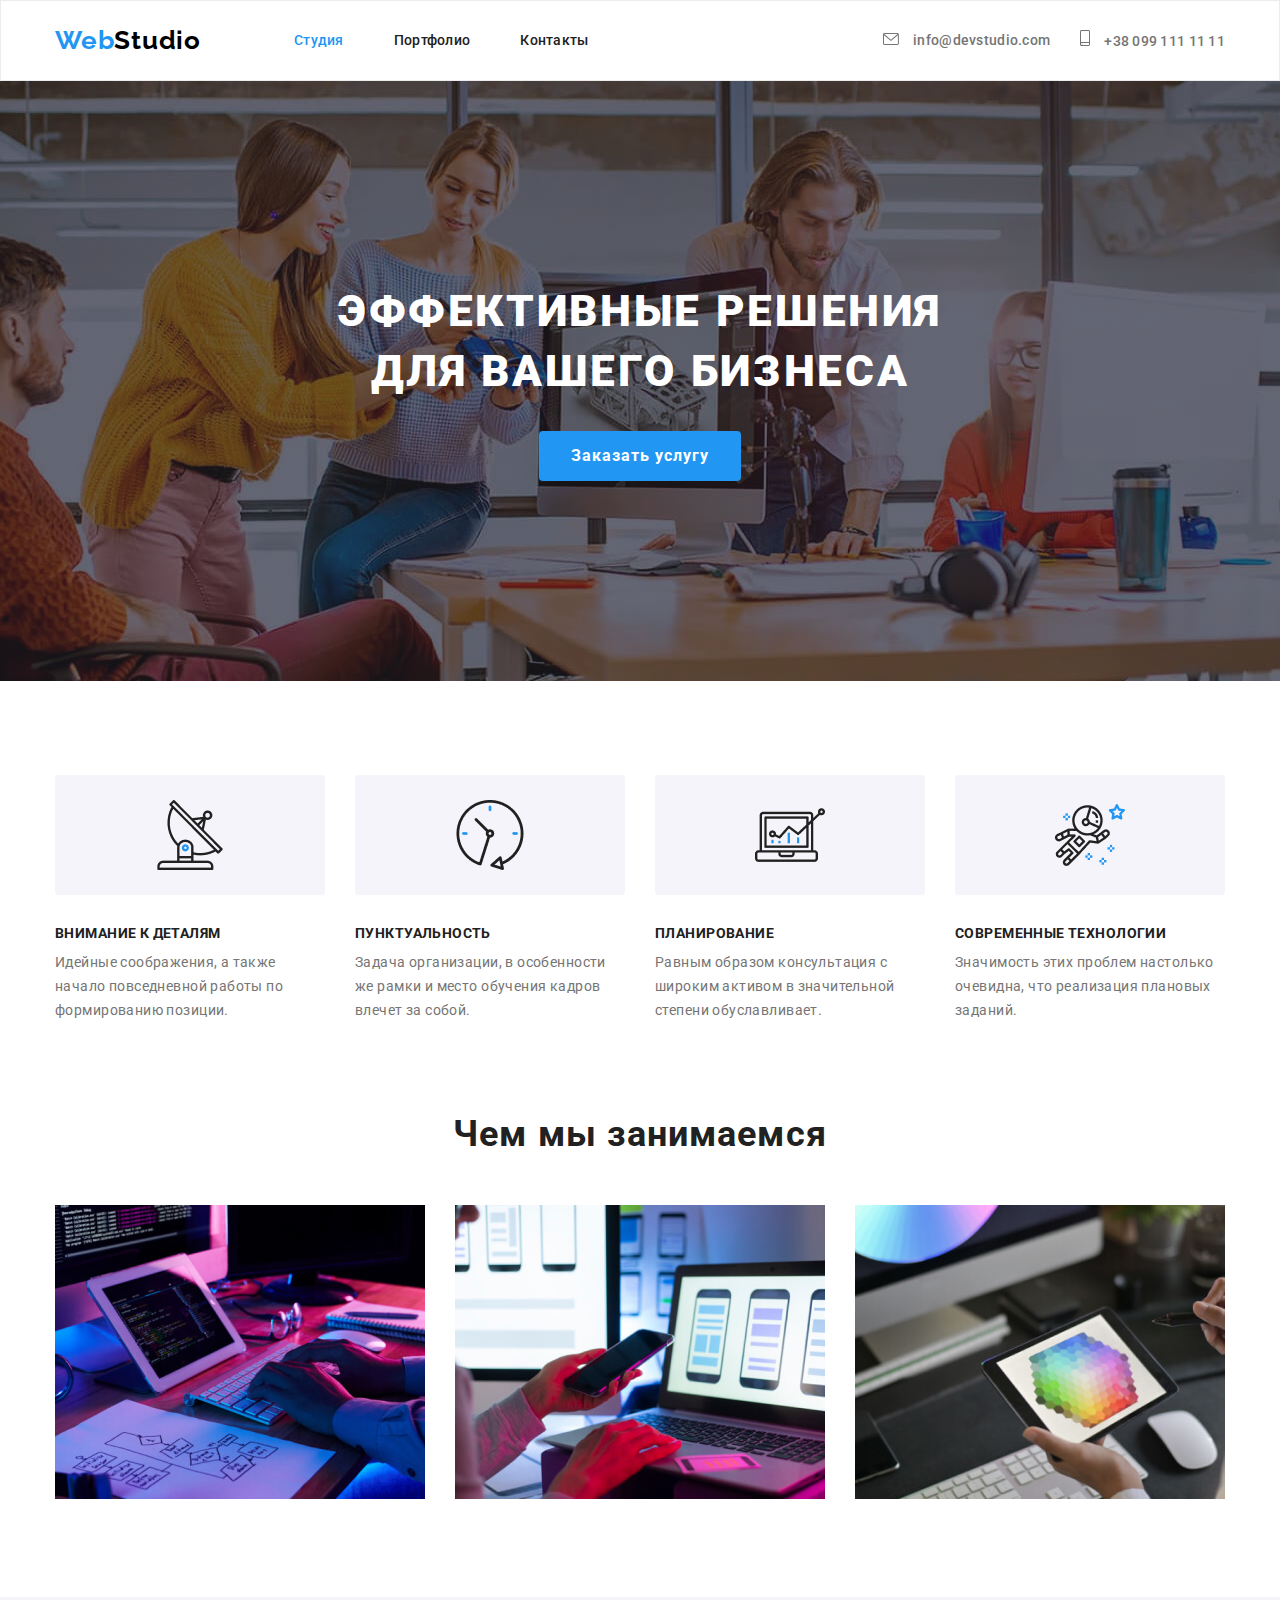
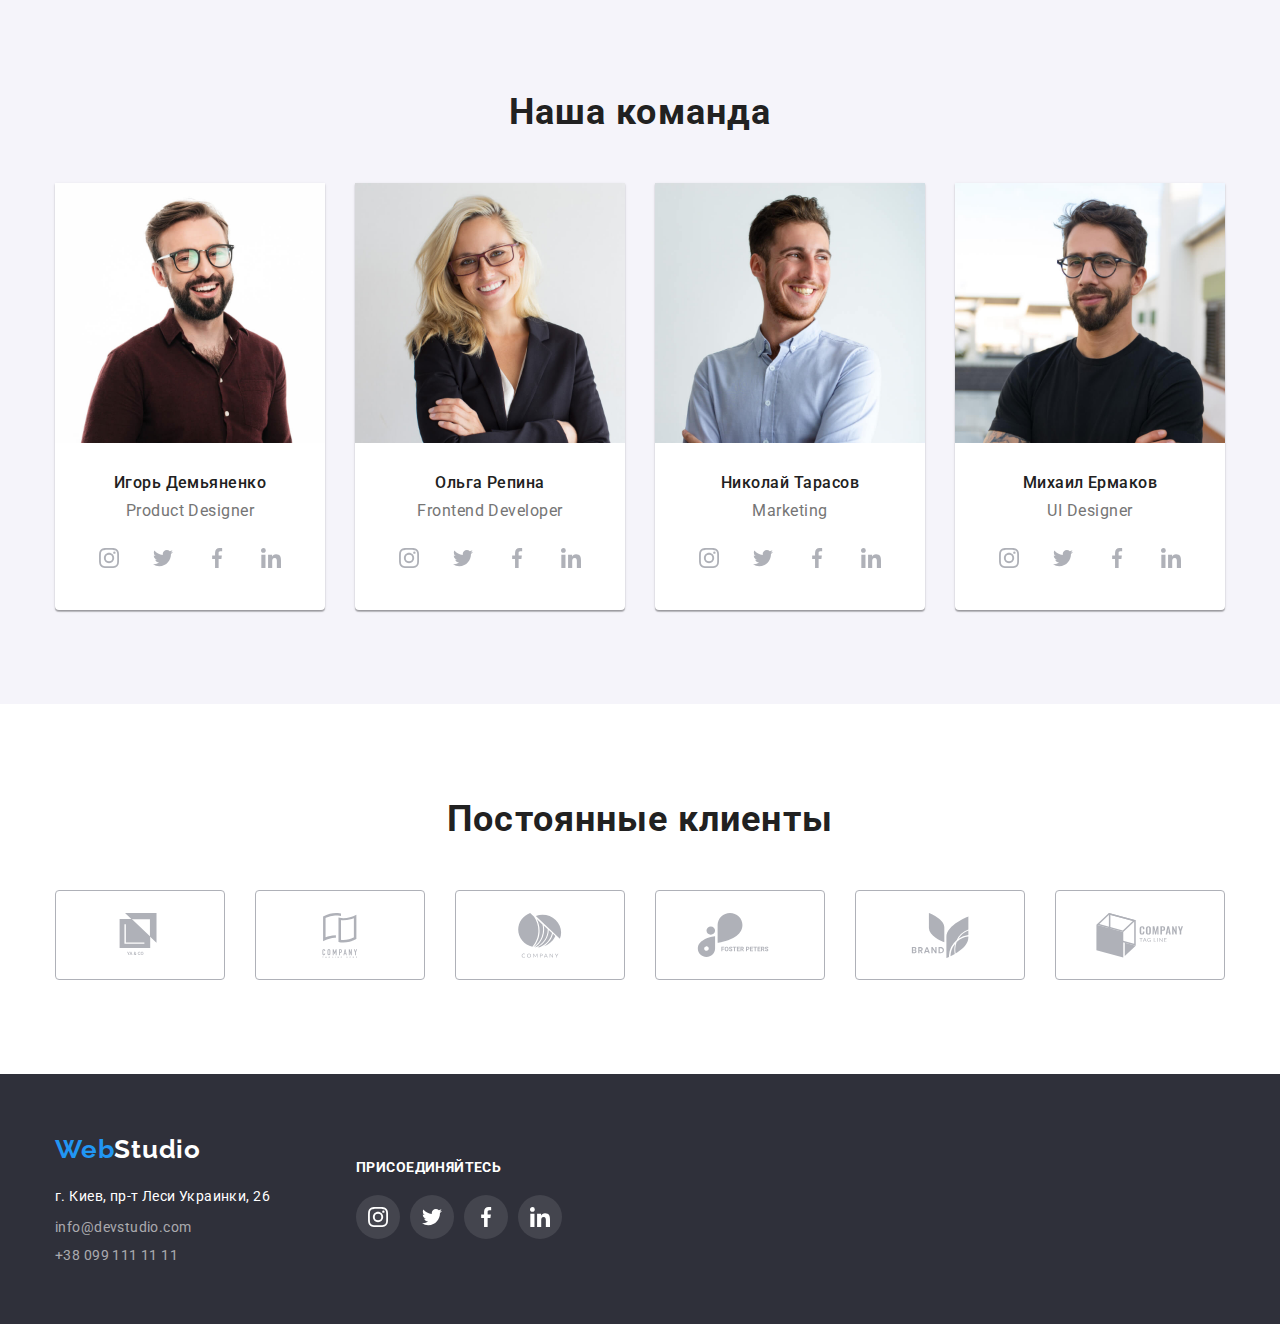
<file: index.html>
<!DOCTYPE html>
<html lang="ru">
  <head>
    <meta charset="UTF-8" />
    <meta name="viewport" content="width=device-width, initial-scale=1.0" />
    <title>Document</title>
    <link
      rel="stylesheet"
      href="https://cdnjs.cloudflare.com/ajax/libs/modern-normalize/1.0.0/modern-normalize.css"
    />
    <link
      href="https://fonts.googleapis.com/css2?family=Raleway:wght@700&family=Roboto:wght@400;500;700;900&display=swap"
      rel="stylesheet"
    />
    <link rel="stylesheet" href="./css/styles.css" />
  </head>
  <body>
    <header class="header">
      <div class="container">
        <nav class="navigation">
          <a class="logo link" href="./index.html" lang="en"
            ><span class="logo-blue">Web</span>Studio</a
          >
          <ul class="navigation-list list">
            <li class="navigation-list-item">
              <a class="active navigation-list-link link" href="./index.html"
                >Студия</a
              >
            </li>
            <li class="navigation-list-item">
              <a class="navigation-list-link link" href="./portfolio.html"
                >Портфолио</a
              >
            </li>
            <li class="navigation-list-item">
              <a class="navigation-list-link link" href="">Контакты</a>
            </li>
          </ul>
        </nav>
        <address class="address">
          <ul class="header-contacts-list list">
            <li class="mail">
              <svg class="icon" width="16" height="12">
                <use href="./images/sprite.svg#icon-envelope"></use>
              </svg>
              <a class="header-contacts link" href="mailto:info@devstudio.com"
                >info@devstudio.com</a
              >
            </li>
            <li class="phone">
              <svg class="icon" width="10" height="16">
                <use href="./images/sprite.svg#icon-smartphone"></use>
              </svg>
              <a class="header-contacts link" href="tel:+380991111111"
                >+38 099 111 11 11</a
              >
            </li>
          </ul>
        </address>
      </div>
    </header>

    <main>
      <!--HERO-->
      <section class="hero">
        <div class="container">
          <h1 class="hero-title">
            Эффективные решения <br />для вашего бизнеса
          </h1>
          <a class="button link" href="">Заказать услугу</a>
        </div>
      </section>

      <!--Features-->
      <section class="features">
        <div class="container">
          <h2 hidden>Особенности</h2>
          <ul class="features-list list">
            <li class="list-item-antenna">
              <h3 class="features-title">внимание к деталям</h3>
              <p class="features-title-text">
                Идейные соображения, а также начало повседневной работы по
                формированию позиции.
              </p>
            </li>
            <li class="list-item-clock">
              <h3 class="features-title">пунктуальность</h3>
              <p class="features-title-text">
                Задача организации, в особенности же рамки и место обучения
                кадров влечет за собой.
              </p>
            </li>
            <li class="list-item-diagram">
              <h3 class="features-title">планирование</h3>
              <p class="features-title-text">
                Равным образом консультация с широким активом в значительной
                степени обуславливает.
              </p>
            </li>
            <li class="list-item-astronaut">
              <h3 class="features-title">современные технологии</h3>
              <p class="features-title-text">
                Значимость этих проблем настолько очевидна, что реализация
                плановых заданий.
              </p>
            </li>
          </ul>
        </div>
      </section>

      <!--About-->
      <section class="about">
        <div class="container">
          <h2 class="title">Чем мы занимаемся</h2>
          <ul class="about-list list">
            <li class="about-list-item">
              <img
                class="about-title-img"
                src="./images/box_1.jpg"
                alt="Составление шаблонов проектов"
                width="370"
                height="294"
              />
            </li>
            <li class="about-list-item">
              <img
                class="about-title-img"
                src="./images/box_2.jpg"
                alt="Разработка мобильных приложений"
                width="370"
                height="294"
              />
            </li>
            <li class="about-list-item">
              <img
                class="about-title-img"
                src="./images/box_3.jpg"
                alt="Цветовая диаграмма"
                width="370"
                height="294"
              />
            </li>
          </ul>
        </div>
      </section>
      <!--Team-->
      <section class="team">
        <div class="container">
          <h2 class="title">Наша команда</h2>
          <ul class="team-list list">
            <li class="team-list-item">
              <img
                class="team-list-img"
                src="./images/photo_1.jpg"
                alt="Фото сотрудника дизайнера"
                width="270"
                height="260"
              />
              <h3 class="team-title">Игорь Демьяненко</h3>
              <p class="team-subtitle" lang="en">Product Designer</p>
              <ul class="social-list list">
                <li class="social-list-item">
                  <a class="social-list-link" href="">
                    <svg class="social-list-svg">
                      <use href="./images/sprite.svg#icon-instagram"></use>
                    </svg>
                  </a>
                </li>
                <li class="social-list-item">
                  <a class="social-list-link" href="">
                    <svg class="social-list-svg">
                      <use href="./images/sprite.svg#icon-twitter"></use>
                    </svg>
                  </a>
                </li>
                <li class="social-list-item">
                  <a class="social-list-link" href="">
                    <svg class="social-list-svg">
                      <use href="./images/sprite.svg#icon-facebook"></use>
                    </svg>
                  </a>
                </li>
                <li class="social-list-item">
                  <a class="social-list-link" href="">
                    <svg class="social-list-svg">
                      <use href="./images/sprite.svg#icon-linkedin"></use>
                    </svg>
                  </a>
                </li>
              </ul>
            </li>
            <li class="team-list-item">
              <img
                class="team-list-img"
                src="./images/photo_2.jpg"
                alt="Фото сотрудницы Фронтэнд разработчика"
                width="270"
                height="260"
              />
              <h3 class="team-title">Ольга Репина</h3>
              <p class="team-subtitle" lang="en">Frontend Developer</p>
              <ul class="social-list list">
                <li class="social-list-item">
                  <a class="social-list-link" href="">
                    <svg class="social-list-svg">
                      <use href="./images/sprite.svg#icon-instagram"></use>
                    </svg>
                  </a>
                </li>
                <li class="social-list-item">
                  <a class="social-list-link" href="">
                    <svg class="social-list-svg">
                      <use href="./images/sprite.svg#icon-twitter"></use>
                    </svg>
                  </a>
                </li>
                <li class="social-list-item">
                  <a class="social-list-link" href="">
                    <svg class="social-list-svg">
                      <use href="./images/sprite.svg#icon-facebook"></use>
                    </svg>
                  </a>
                </li>
                <li class="social-list-item">
                  <a class="social-list-link" href="">
                    <svg class="social-list-svg">
                      <use href="./images/sprite.svg#icon-linkedin"></use>
                    </svg>
                  </a>
                </li>
              </ul>
            </li>
            <li class="team-list-item">
              <img
                class="team-list-img"
                src="./images/photo_3.jpg"
                alt="Фото сотрудника маркетинга"
                width="270"
                height="260"
              />
              <h3 class="team-title">Николай Тарасов</h3>
              <p class="team-subtitle" lang="en">Marketing</p>
              <ul class="social-list list">
                <li class="social-list-item">
                  <a class="social-list-link" href="">
                    <svg class="social-list-svg">
                      <use href="./images/sprite.svg#icon-instagram"></use>
                    </svg>
                  </a>
                </li>
                <li class="social-list-item">
                  <a class="social-list-link" href="">
                    <svg class="social-list-svg">
                      <use href="./images/sprite.svg#icon-twitter"></use>
                    </svg>
                  </a>
                </li>
                <li class="social-list-item">
                  <a class="social-list-link" href="">
                    <svg class="social-list-svg">
                      <use href="./images/sprite.svg#icon-facebook"></use>
                    </svg>
                  </a>
                </li>
                <li class="social-list-item">
                  <a class="social-list-link" href="">
                    <svg class="social-list-svg">
                      <use href="./images/sprite.svg#icon-linkedin"></use>
                    </svg>
                  </a>
                </li>
              </ul>
            </li>
            <li class="team-list-item">
              <img
                class="team-list-img"
                src="./images/photo_4.jpg"
                alt="Фото сотрудника дизайнера интерфейса"
                width="270"
                height="260"
              />
              <h3 class="team-title">Михаил Ермаков</h3>
              <p class="team-subtitle" lang="en">UI Designer</p>
              <ul class="social-list list">
                <li class="social-list-item">
                  <a class="social-list-link" href="">
                    <svg class="social-list-svg">
                      <use href="./images/sprite.svg#icon-instagram"></use>
                    </svg>
                  </a>
                </li>
                <li class="social-list-item">
                  <a class="social-list-link" href="">
                    <svg class="social-list-svg">
                      <use href="./images/sprite.svg#icon-twitter"></use>
                    </svg>
                  </a>
                </li>
                <li class="social-list-item">
                  <a class="social-list-link" href="">
                    <svg class="social-list-svg">
                      <use href="./images/sprite.svg#icon-facebook"></use>
                    </svg>
                  </a>
                </li>
                <li class="social-list-item">
                  <a class="social-list-link" href="">
                    <svg class="social-list-svg">
                      <use href="./images/sprite.svg#icon-linkedin"></use>
                    </svg>
                  </a>
                </li>
              </ul>
            </li>
          </ul>
        </div>
      </section>
      <!--Clients-->
      <section class="clients">
        <div class="container">
          <h2 class="title">Постоянные клиенты</h2>
          <ul class="clients-list list">
            <li class="clients-list-item">
              <a class="clients-list-link" href="">
                <svg class="clients-list-svg">
                  <use href="./images/sprite.svg#icon-logo-1"></use>
                </svg>
              </a>
            </li>
            <li class="clients-list-item">
              <a class="clients-list-link" href="">
                <svg class="clients-list-svg">
                  <use href="./images/sprite.svg#icon-logo-2"></use>
                </svg>
              </a>
            </li>
            <li class="clients-list-item">
              <a class="clients-list-link" href="">
                <svg class="clients-list-svg">
                  <use href="./images/sprite.svg#icon-logo-3"></use>
                </svg>
              </a>
            </li>
            <li class="clients-list-item">
              <a class="clients-list-link" href="">
                <svg class="clients-list-svg">
                  <use href="./images/sprite.svg#icon-logo-4"></use>
                </svg>
              </a>
            </li>
            <li class="clients-list-item">
              <a class="clients-list-link" href="">
                <svg class="clients-list-svg">
                  <use href="./images/sprite.svg#icon-logo-5"></use>
                </svg>
              </a>
            </li>
            <li class="clients-list-item">
              <a class="clients-list-link" href="">
                <svg class="clients-list-svg">
                  <use href="./images/sprite.svg#icon-logo-6"></use>
                </svg>
              </a>
            </li>
          </ul>
        </div>
      </section>
    </main>

    <!--Footer-->
    <footer class="footer">
      <div class="container">
        <address>
          <a class="logo-white link"
            ><span class="logo-blue">Web</span>Studio</a
          >
          <ul class="footer-address-list list">
            <li class="address-list">
              <a
                class="address-place link contacts"
                href="https://goo.gl/maps/TSVSEkDb8neDYi4k9"
                target="blank"
              >
                г. Киев, пр-т Леси Украинки, 26
              </a>
            </li>
            <li class="address-list">
              <a
                class="footer-address link contacts"
                href="mailto:info@devstudio.com"
                >info@devstudio.com</a
              >
            </li>
            <li class="address-list">
              <a class="footer-address link contacts" href="tel:+380961111111"
                >+38 099 111 11 11</a
              >
            </li>
          </ul>
        </address>
        <div class="footer-links">
          <p class="features-title">присоединяйтесь</p>
          <ul class="social-list list">
            <li class="social-list-item">
              <a class="social-list-link" href="">
                <svg class="social-list-svg">
                  <use href="./images/sprite.svg#icon-instagram"></use>
                </svg>
              </a>
            </li>
            <li class="social-list-item">
              <a class="social-list-link" href="">
                <svg class="social-list-svg">
                  <use href="./images/sprite.svg#icon-twitter"></use>
                </svg>
              </a>
            </li>
            <li class="social-list-item">
              <a class="social-list-link" href="">
                <svg class="social-list-svg">
                  <use href="./images/sprite.svg#icon-facebook"></use>
                </svg>
              </a>
            </li>
            <li class="social-list-item">
              <a class="social-list-link" href="">
                <svg class="social-list-svg">
                  <use href="./images/sprite.svg#icon-linkedin"></use>
                </svg>
              </a>
            </li>
          </ul>
        </div>
      </div>
    </footer>
  </body>
</html>
</file>
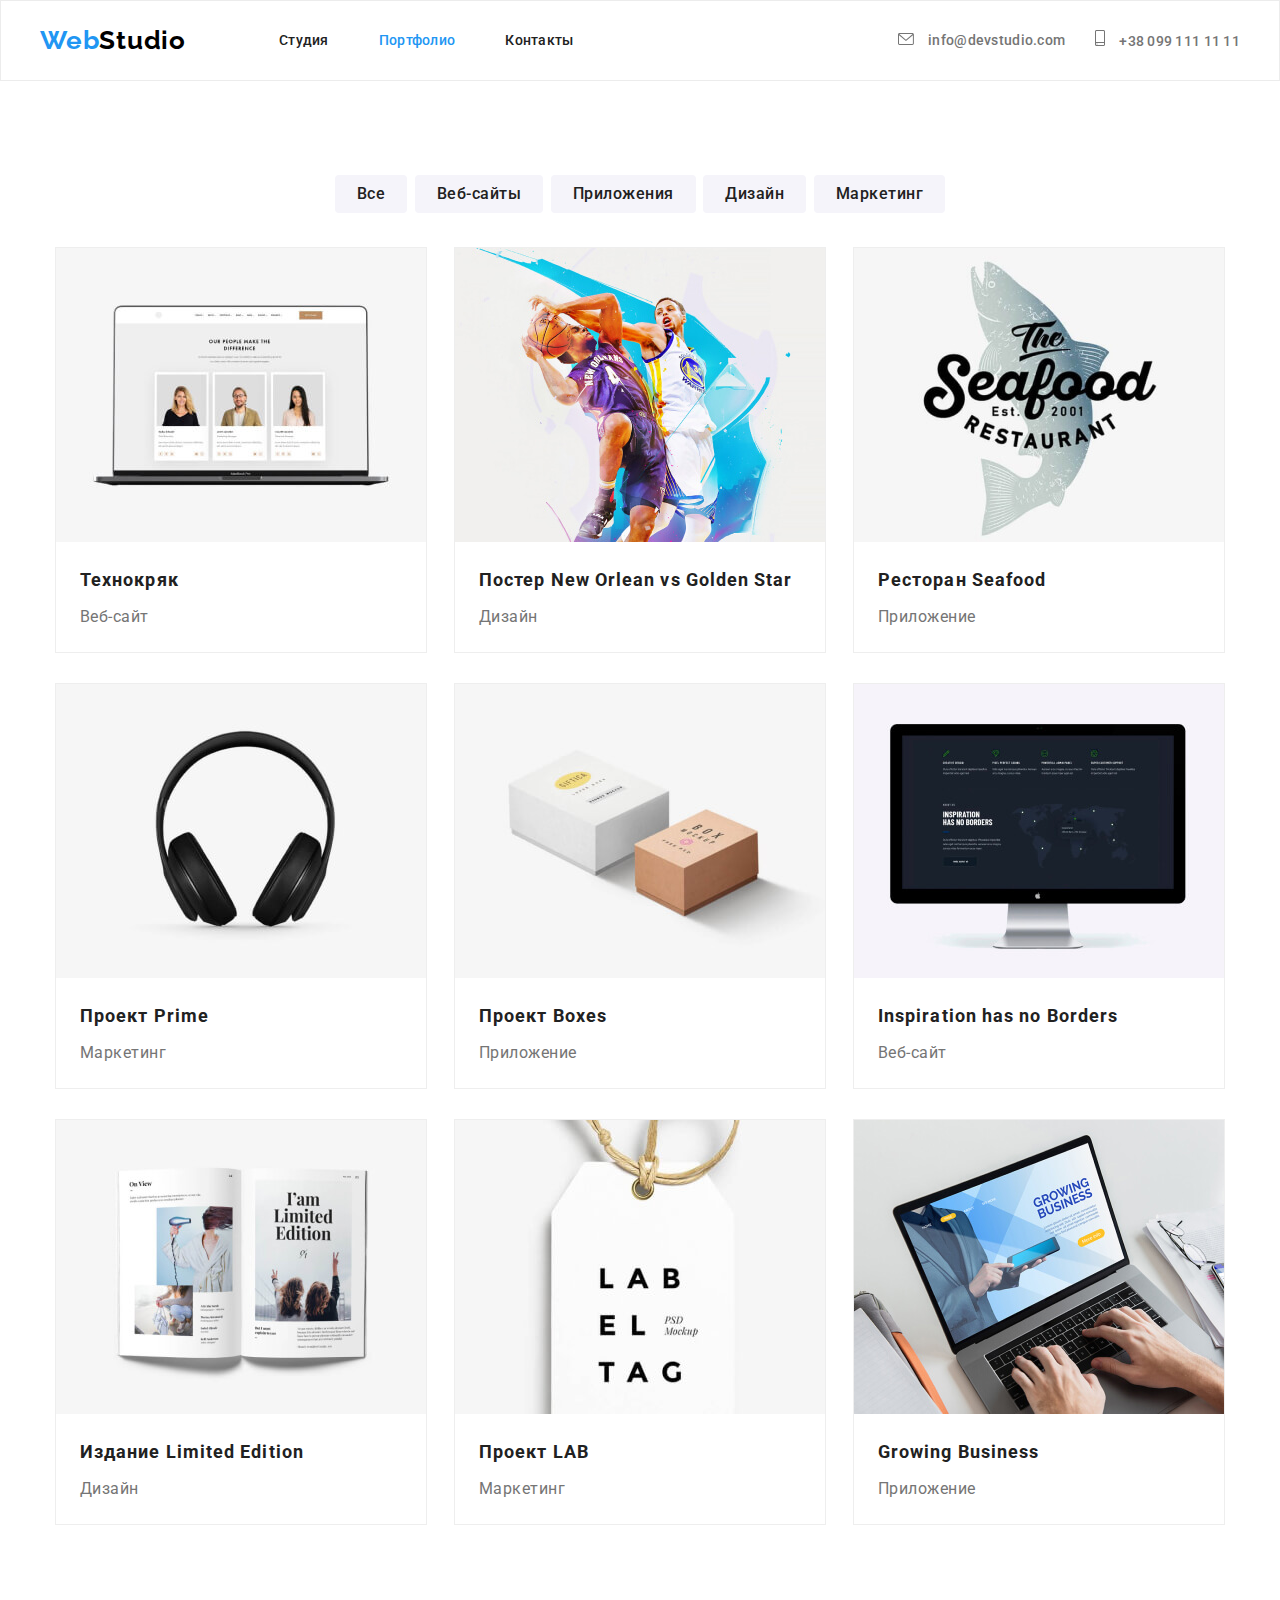
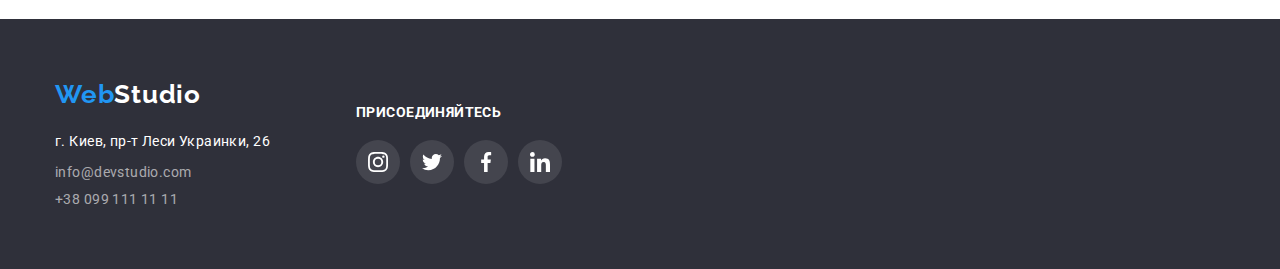
<file: portfolio.html>
<!DOCTYPE html>
<html lang="ru">
  <head>
    <meta charset="UTF-8" />
    <meta name="viewport" content="width=device-width, initial-scale=1.0" />
    <title>Portfolio</title>
    <link
      rel="stylesheet"
      href="https://cdnjs.cloudflare.com/ajax/libs/modern-normalize/1.0.0/modern-normalize.css"
    />
    <link
      href="https://fonts.googleapis.com/css2?family=Raleway:wght@700&family=Roboto:wght@400;500;700;900&display=swap"
      rel="stylesheet"
    />
    <link rel="stylesheet" href="./css/portfolio.css" />
  </head>
  <body>
    <header class="header">
      <div class="container">
        <nav class="navigation">
          <a class="logo link" href="./index.html" lang="en"
            ><span class="logo-blue">Web</span>Studio</a
          >
          <ul class="navigation-list list">
            <li class="navigation-list-item">
              <a class="navigation-list-link link" href="./index.html"
                >Студия</a
              >
            </li>
            <li class="navigation-list-item">
              <a
                class="active navigation-list-link link"
                href="./portfolio.html"
                >Портфолио</a
              >
            </li>
            <li class="navigation-list-item">
              <a class="navigation-list-link link" href="">Контакты</a>
            </li>
          </ul>
        </nav>
        <address class="address">
          <ul class="header-contacts-list list">
            <li class="mail">
              <svg class="icon" width="16" height="12">
                <use href="./images/sprite.svg#icon-envelope"></use>
              </svg>
              <a class="header-contacts link" href="mailto:info@devstudio.com"
                >info@devstudio.com</a
              >
            </li>
            <li class="phone">
              <svg class="icon" width="10" height="16">
                <use href="./images/sprite.svg#icon-smartphone"></use>
              </svg>
              <a class="header-contacts link" href="tel:+380991111111"
                >+38 099 111 11 11</a
              >
            </li>
          </ul>
        </address>
      </div>
    </header>

    <main>
      <!--Filters-->
      <section class="filters">
        <div class="container">
          <h1 hidden lang="en">Filters</h1>
          <ul class="menu list">
            <li class="filters-list">
              <a class="filters-list-link link" href="">Все</a>
            </li>
            <li class="filters-list">
              <a class="filters-list-link link" href="">Веб-сайты</a>
            </li>
            <li class="filters-list">
              <a class="filters-list-link link" href="">Приложения</a>
            </li>
            <li class="filters-list">
              <a class="filters-list-link link" href="">Дизайн</a>
            </li>
            <li class="filters-list">
              <a class="filters-list-link link" href="">Маркетинг</a>
            </li>
          </ul>
        </div>
      </section>

      <!--Projects-->
      <section class="projects">
        <div class="container">
          <h2 hidden lang="en">Projects</h2>
          <ul class="projects-list list">
            <li>
              <a class="link" href="">
                <figure class="projects-list-item">
                  <img
                    class="projects-list-img"
                    src="./images/prj_1.jpg"
                    alt="веб-сайт с фото сотрудников"
                    width="370"
                    height="294"
                  />
                  <figcaption>
                    <h3 class="projects-title">Технокряк</h3>
                    <p class="projects-subtitle">Веб-сайт</p>
                  </figcaption>
                </figure>
              </a>
            </li>
            <li>
              <a class="link" href="">
                <figure class="projects-list-item">
                  <img
                    class="projects-list-img"
                    src="./images/prj_2.jpg"
                    alt="2 парня играют в баскетбол"
                    width="370"
                    height="294"
                  />
                  <figcaption>
                    <h3 class="projects-title">
                      Постер<span lang="en"> New Orlean vs Golden Star</span>
                    </h3>
                    <p class="projects-subtitle">Дизайн</p>
                  </figcaption>
                </figure>
              </a>
            </li>
            <li>
              <a class="link" href="">
                <figure class="projects-list-item">
                  <img
                    class="projects-list-img"
                    src="./images/prj_3.jpg"
                    alt="логотип ресторана в виде рыбы"
                    width="370"
                    height="294"
                  />
                  <figcaption>
                    <h3 class="projects-title">
                      Ресторан<span lang="en"> Seafood</span>
                    </h3>
                    <p class="projects-subtitle">Приложение</p>
                  </figcaption>
                </figure>
              </a>
            </li>
            <li>
              <a class="link" href="">
                <figure class="projects-list-item">
                  <img
                    class="projects-list-img"
                    src="./images/prj_4.jpg"
                    alt="беспроводные наушники"
                    width="370"
                    height="294"
                  />
                  <figcaption>
                    <h3 class="projects-title">
                      Проект <span lang="en">Prime</span>
                    </h3>
                    <p class="projects-subtitle">Маркетинг</p>
                  </figcaption>
                </figure>
              </a>
            </li>
            <li>
              <a class="link" href="">
                <figure class="projects-list-item">
                  <img
                    class="projects-list-img"
                    src="./images/prj_5.jpg"
                    alt="белая и коричневая коробки"
                    width="370"
                    height="294"
                  />
                  <figcaption>
                    <h3 class="projects-title">
                      Проект <span lang="en">Boxes</span>
                    </h3>
                    <p class="projects-subtitle">Приложение</p>
                  </figcaption>
                </figure>
              </a>
            </li>
            <li>
              <a class="link" href="">
                <figure class="projects-list-item">
                  <img
                    class="projects-list-img"
                    src="./images/prj_6.jpg"
                    alt="монитор с изображением карты земли"
                    width="370"
                    height="294"
                  />
                  <figcaption>
                    <h3 class="projects-title" lang="en">
                      Inspiration has no Borders
                    </h3>
                    <p class="projects-subtitle">Веб-сайт</p>
                  </figcaption>
                </figure>
              </a>
            </li>
            <li>
              <a class="link" href="">
                <figure class="projects-list-item">
                  <img
                    class="projects-list-img"
                    src="./images/prj_7.jpg"
                    alt="открытый журнал"
                    width="370"
                    height="294"
                  />
                  <figcaption>
                    <h3 class="projects-title">
                      Издание <span lang="en">Limited Edition</span>
                    </h3>
                    <p class="projects-subtitle">Дизайн</p>
                  </figcaption>
                </figure>
              </a>
            </li>
            <li>
              <a class="link" href="">
                <figure class="projects-list-item">
                  <img
                    class="projects-list-img"
                    src="./images/prj_8.jpg"
                    alt="бирка с логотипом"
                    width="370"
                    height="294"
                  />
                  <figcaption>
                    <h3 class="projects-title">
                      Проект <span lang="en">LAB</span>
                    </h3>
                    <p class="projects-subtitle">Маркетинг</p>
                  </figcaption>
                </figure>
              </a>
            </li>
            <li>
              <a class="link" href="">
                <figure class="projects-list-item">
                  <img
                    class="projects-list-img"
                    src="./images/prj_9.jpg"
                    alt="человек печатает на ноутбуке"
                    width="370"
                    height="294"
                  />
                  <figcaption>
                    <h3 class="projects-title" lang="en">Growing Business</h3>
                    <p class="projects-subtitle">Приложение</p>
                  </figcaption>
                </figure>
              </a>
            </li>
          </ul>
        </div>
      </section>
    </main>

    <!--Footer-->
    <footer class="footer">
      <div class="container">
        <address>
          <a class="logo-white link"
            ><span class="logo-blue">Web</span>Studio</a
          >
          <ul class="footer-address-list list">
            <li class="address-list">
              <a
                class="address-place link contacts"
                href="https://goo.gl/maps/TSVSEkDb8neDYi4k9"
                target="blank"
              >
                г. Киев, пр-т Леси Украинки, 26
              </a>
            </li>
            <li class="address-list">
              <a
                class="footer-address link contacts"
                href="mailto:info@devstudio.com"
                >info@devstudio.com</a
              >
            </li>
            <li class="address-list">
              <a class="footer-address link contacts" href="tel:+380961111111"
                >+38 099 111 11 11</a
              >
            </li>
          </ul>
        </address>
        <div class="footer-links">
          <p class="footer-features-title">присоединяйтесь</p>
          <ul class="social-list list">
            <li class="social-list-item">
              <a class="social-list-link" href="">
                <svg class="social-list-svg">
                  <use href="./images/sprite.svg#icon-instagram"></use>
                </svg>
              </a>
            </li>
            <li class="social-list-item">
              <a class="social-list-link" href="">
                <svg class="social-list-svg">
                  <use href="./images/sprite.svg#icon-twitter"></use>
                </svg>
              </a>
            </li>
            <li class="social-list-item">
              <a class="social-list-link" href="">
                <svg class="social-list-svg">
                  <use href="./images/sprite.svg#icon-facebook"></use>
                </svg>
              </a>
            </li>
            <li class="social-list-item">
              <a class="social-list-link" href="">
                <svg class="social-list-svg">
                  <use href="./images/sprite.svg#icon-linkedin"></use>
                </svg>
              </a>
            </li>
          </ul>
        </div>
      </div>
    </footer>
  </body>
</html>
</file>
<file: css/styles.css>
:root {
  --main-font: "Roboto", sans-serif;
  --secondary-font: "Raleway", sans-serif;
  --accent-color: #2196f3;
  --white-dark-theme: #ffffff;
  --title-color: #212121;
  --subtitle-color: #757575;
  --background-color: #2f303a;
}

*,
*::before,
*::after {
  margin: 0;
  padding: 0;
}

img {
  display: block;
}

body {
  font-family: var(--main-font);
  font-style: normal;
}

.list {
  list-style: none;
}

.link {
  text-decoration: none;
}

.address,
.contacts {
  font-style: normal;
}

.container {
  width: 1200px;
  padding: 0 15px;
  margin: 0 auto;
}

/*============= HEADER =============*/

.logo {
  font-family: var(--secondary-font);
  font-weight: 700;
  font-size: 26px;
  line-height: 1.192;
  letter-spacing: 0.03em;
  color: #000000;
}

.logo-blue {
  color: #2196f3;
}

.header .container {
  display: flex;
  align-items: center;
  padding-top: 24px;
  padding-bottom: 24px;
}

.navigation {
  display: flex;
}

.navigation .logo {
  margin-right: 93px;
}
.navigation-list {
  display: flex;
  align-items: center;
}

.navigation-list-item:not(:last-child) {
  margin-right: 50px;
}

.header .address {
  margin-left: auto;
}

.navigation-list-link {
  font-weight: 500;
  font-size: 14px;
  line-height: 1.143;
  letter-spacing: 0.02em;
  color: var(--title-color);
}

.active {
  color: var(--accent-color);
}

.navigation-list-link:hover,
.navigation-list-link:focus,
.header-contacts:hover,
.header-contacts:focus {
  color: var(--accent-color);
}

.header-contacts {
  font-family: var(--main-font);
  font-style: normal;
  font-weight: 500;
  font-size: 14px;
  line-height: 1.143;
  letter-spacing: 0.02em;
  color: var(--subtitle-color);
}

.header-contacts:not(:last-child) {
  margin-right: 50px;
}

.header {
  border: 1px solid #ececec;
}

.header-contacts-list {
  display: flex;
  align-items: center;
}

.mail {
  margin-right: 30px;
}

.mail:hover,
.phone:hover {
  color: var(--accent-color);
}
.icon {
  margin-right: 10px;
  fill: #757575;
}

.mail:hover .icon,
.phone:hover .icon {
  fill: var(--accent-color);
}

/*============= HERO =============*/
.hero {
  max-width: 1600px;
  min-height: 600px;
  margin-left: auto;
  margin-right: auto;
  background-repeat: no-repeat;
  background-position: center;
  background-size: cover;
  background-image: linear-gradient(
      to right,
      rgba(47, 48, 58, 0.4),
      rgba(47, 48, 58, 0.4)
    ),
    url(../images/back_img.jpg);
  text-align: center;
}

.hero .container {
  height: 600px;
}
.hero-title {
  font-weight: 900;
  font-size: 44px;
  line-height: 1.364;
  text-align: center;
  letter-spacing: 0.06em;
  text-transform: uppercase;
  color: var(--white-dark-theme);

  padding-top: 200px;
}

.button {
  font-family: var(--main-font);
  font-style: normal;
  font-weight: 700;
  font-size: 16px;
  line-height: 1.875;
  align-items: center;
  text-align: center;
  letter-spacing: 0.06em;
  color: #ffffff;
  background-color: var(--accent-color);

  height: 50px;
  min-width: 200px;
  padding: 10px 32px;
  border-color: var(--accent-color);
  border-radius: 4px;
  display: inline-block;
  margin-top: 30px;
}

/*============= Features =============*/

.features .container {
  padding-top: 94px;
  padding-bottom: 90px;
}
.features-list {
  display: flex;
  justify-content: space-between;
}

.list-item-antenna::before {
  display: block;
  content: "";
  height: 120px;
  background-image: url(../images/antenna.png);
  background-repeat: no-repeat;
  background-position: center;
  background-color: #f5f4fa;
  border-radius: 4px;
  margin-bottom: 30px;
}

.list-item-clock::before {
  display: block;
  content: "";
  height: 120px;
  background-image: url(../images/clock.png);
  background-repeat: no-repeat;
  background-position: center;
  background-color: #f5f4fa;
  border-radius: 4px;
  margin-bottom: 30px;
}

.list-item-diagram::before {
  display: block;
  content: "";
  height: 120px;
  background-image: url(../images/diagram.png);
  background-repeat: no-repeat;
  background-position: center;
  background-color: #f5f4fa;
  border-radius: 4px;
  margin-bottom: 30px;
}

.list-item-astronaut::before {
  display: block;
  content: "";
  height: 120px;
  background-image: url(../images/astronaut.png);
  background-repeat: no-repeat;
  background-position: center;
  background-color: #f5f4fa;
  border-radius: 4px;
  margin-bottom: 30px;
}

.features-title {
  font-weight: 700;
  font-size: 14px;
  line-height: 1.143;
  letter-spacing: 0.03em;
  text-transform: uppercase;
  color: var(--title-color);
}

.features-title-text {
  font-weight: 400;
  font-size: 14px;
  line-height: 1.714;
  letter-spacing: 0.03em;
  color: var(--subtitle-color);
  margin-top: 10px;
  width: 270px;
}

/*============= About =============*/
.about .container {
  padding-bottom: 98px;
}

.title {
  font-weight: 700;
  font-size: 36px;
  line-height: 1.167;
  text-align: center;
  letter-spacing: 0.03em;
  color: var(--title-color);
  margin-bottom: 50px;
}

.about-list,
.team-list,
.clients-list {
  display: flex;
  justify-content: space-between;
}

/*============= Team =============*/
.team {
  background-color: #f5f4fa;
}

.team .container {
  padding-top: 94px;
  padding-bottom: 94px;
}

.team-title {
  font-weight: 500;
  font-size: 16px;
  line-height: 1.188;
  text-align: center;
  letter-spacing: 0.03em;
  color: var(--title-color);
  margin-top: 30px;
  margin-bottom: 10px;
}

.team-subtitle {
  font-weight: 400;
  font-size: 16px;
  text-align: center;
  letter-spacing: 0.03em;
  color: var(--subtitle-color);
  margin-bottom: 16px;
}

.team-list-item {
  background: #ffffff;
  box-shadow: 0px 1px 3px rgba(0, 0, 0, 0.12), 0px 1px 1px rgba(0, 0, 0, 0.14),
    0px 2px 1px rgba(0, 0, 0, 0.2);
  border-radius: 0px 0px 4px 4px;
}
.social-list {
  display: flex;
  justify-content: space-between;
  margin-bottom: 30px;
  padding-left: 32px;
  padding-right: 32px;
}

.social-list-link {
  display: flex;
  align-items: center;
  justify-content: center;
  width: 44px;
  height: 44px;
  border-radius: 50%;
}

.social-list-svg {
  width: 20px;
  height: 20px;
  fill: #afb1b8;
}

.social-list-link:hover {
  background-color: var(--accent-color);
}

.social-list-link:hover .social-list-svg {
  fill: var(--white-dark-theme);
}

/*============= Clients =============*/
.clients .container {
  padding-top: 94px;
  padding-bottom: 94px;
}

.clients-list-link {
  display: flex;
  align-items: center;
  justify-content: center;
  width: 170px;
  height: 90px;
  border: 1px solid #afb1b8;
  border-radius: 4px;
}

.clients-list-svg {
  width: 88px;
  height: 45px;
  fill: #afb1b8;
}

.clients-list-link:hover {
  border-color: var(--accent-color);
}

.clients-list-link:hover .clients-list-svg {
  fill: var(--accent-color);
}

/*============= Footer =============*/
.footer {
  background-color: var(--background-color);
}

.footer .container {
  display: flex;
  align-items: center;
  padding-top: 60px;
  padding-bottom: 60px;
}

.footer address {
  display: flex;
  flex-direction: column;
  justify-content: space-around;
  margin-right: 70px;
  min-width: 231px;
}

.footer-address-list {
  margin-top: 20px;
}

.logo-white {
  font-family: var(--secondary-font);
  font-style: normal;
  font-weight: 700;
  font-size: 26px;
  line-height: 1.192;
  letter-spacing: 0.03em;
  color: var(--white-dark-theme);
}

.address-place {
  font-weight: 400;
  font-size: 14px;
  line-height: 1.714;
  letter-spacing: 0.03em;
  color: var(--white-dark-theme);
}

.address-list:not(:last-child) {
  margin-bottom: 9px;
}

.footer-address {
  font-weight: 400;
  font-size: 14px;
  line-height: 1.174;
  letter-spacing: 0.03em;
  color: rgba(255, 255, 255, 0.6);
}

.footer-links {
  width: 206px;
}
.footer .features-title {
  color: var(--white-dark-theme);
  margin-bottom: 20px;
}

.footer .social-list {
  padding-left: 0;
  padding-right: 0;
  margin-bottom: 0;
}

.footer .social-list-link {
  background-color: rgba(255, 255, 255, 0.1);
}

.footer .social-list-link:hover {
  background-color: var(--accent-color);
}

.footer .social-list-svg {
  fill: var(--white-dark-theme);
}
</file>
<file: css/portfolio.css>
:root {
  --main-font: "Roboto", sans-serif;
  --secondary-font: "Raleway", sans-serif;
  --accent-color: #2196f3;
  --white-dark-theme: #ffffff;
  --title-color: #212121;
  --subtitle-color: #757575;
  --background-color: #2f303a;
}

*,
*::before,
*::after {
  margin: 0;
  padding: 0;
}

img {
  display: block;
}
body {
  font-family: var(--main-font);
  font-style: normal;
}

.list {
  list-style: none;
}

.link {
  text-decoration: none;
}

.address,
.contacts {
  font-style: normal;
}

.container {
  width: 1200px;
  padding: 0 15px;
  margin: 0 auto;
}

/*============= HEADER =============*/

.logo {
  font-family: var(--secondary-font);
  font-weight: 700;
  font-size: 26px;
  line-height: 1.192;
  letter-spacing: 0.03em;
  color: #000000;
}

.logo-blue {
  color: #2196f3;
}
.header .container {
  display: flex;
  align-items: center;
  padding: 24px 0px;
}

.navigation {
  display: flex;
}

.navigation .logo {
  margin-right: 93px;
}
.navigation-list {
  display: flex;
  align-items: center;
}

.navigation-list-item:not(:last-child) {
  margin-right: 50px;
}

.header .address {
  margin-left: auto;
}

.navigation-list-link {
  font-weight: 500;
  font-size: 14px;
  line-height: 1.143;
  letter-spacing: 0.02em;
  color: var(--title-color);
}

.active {
  color: var(--accent-color);
}

.navigation-list-link:hover,
.navigation-list-link:focus,
.header-contacts:hover,
.header-contacts:focus {
  color: var(--accent-color);
}

.header-contacts {
  font-family: var(--main-font);
  font-style: normal;
  font-weight: 500;
  font-size: 14px;
  line-height: 1.143;
  letter-spacing: 0.02em;
  color: var(--subtitle-color);
}

.header-contacts:not(:last-child) {
  margin-right: 50px;
}

.header {
  border: 1px solid #ececec;
}

.header-contacts-list {
  display: flex;
  align-items: center;
}

.mail {
  margin-right: 30px;
}

.mail:hover,
.phone:hover {
  color: var(--accent-color);
}
.icon {
  margin-right: 10px;
  fill: #757575;
}

.mail:hover .icon,
.phone:hover .icon {
  fill: var(--accent-color);
}

/*============= Filters =============*/
.filters .container {
  padding-top: 94px;
  padding-bottom: 34px;
}

.menu {
  padding-left: 280px;
  padding-right: 280px;
  display: flex;
  justify-content: space-between;
}

.filters-list {
  background-color: #f5f4fa;
  border-radius: 4px;
  padding: 6px 22px;
}

.filters-list-link {
  font-weight: 500;
  font-size: 16px;
  line-height: 1.625;
  text-align: center;
  letter-spacing: 0.03em;
  color: var(--title-color);
}

.filters-list:hover,
.filters-list:focus {
  background-color: #2196f3;
  color: #ffffff;
}

.filters-list:hover .filters-list-link {
  color: var(--white-dark-theme);
}

/*============= Projects =============*/
.projects .container {
  padding-bottom: 94px;
}
.projects-list {
  display: flex;
  flex-wrap: wrap;
  justify-content: space-between;
}

.projects-list > li:not(:nth-last-child(-n + 3)) {
  margin-bottom: 30px;
}

.projects-list-item {
  border: 1px solid #eeeeee;
}

.projects-list-item:hover {
  box-shadow: 0px 1px 1px rgba(0, 0, 0, 0.12), 0px 4px 4px rgba(0, 0, 0, 0.06),
    1px 4px 6px rgba(0, 0, 0, 0.16);
}

.projects-title {
  font-weight: 700;
  font-size: 18px;
  line-height: 2;
  letter-spacing: 0.06em;
  color: var(--title-color);
  margin-top: 20px;
  padding: 0px 24px;
}

.projects-subtitle {
  font-weight: 400;
  font-size: 16px;
  line-height: 1.875;
  letter-spacing: 0.03em;
  color: var(--subtitle-color);
  margin-top: 4px;
  padding-left: 24px;
  padding-bottom: 20px;
}

/*============= Footer =============*/
.footer {
  background-color: var(--background-color);
}

.footer .container {
  display: flex;
  align-items: center;
  padding-top: 60px;
  padding-bottom: 60px;
}

.footer address {
  display: flex;
  flex-direction: column;
  justify-content: space-around;
  margin-right: 70px;
  min-width: 231px;
}

.footer-address-list {
  margin-top: 20px;
}

.logo-white {
  font-family: var(--secondary-font);
  font-style: normal;
  font-weight: 700;
  font-size: 26px;
  line-height: 1.192;
  letter-spacing: 0.03em;
  color: var(--white-dark-theme);
}

.address-place {
  font-weight: 400;
  font-size: 14px;
  line-height: 1.714;
  letter-spacing: 0.03em;
  color: var(--white-dark-theme);
}

.address-list:not(:last-child) {
  margin-bottom: 9px;
}

.footer-address {
  font-weight: 400;
  font-size: 14px;
  line-height: 1.174;
  letter-spacing: 0.03em;
  color: rgba(255, 255, 255, 0.6);
}

.footer-links {
  width: 206px;
}
.footer-features-title {
  font-weight: 700;
  font-size: 14px;
  line-height: 1.143;
  letter-spacing: 0.03em;
  text-transform: uppercase;
  color: var(--white-dark-theme);
  margin-bottom: 20px;
}

.social-list {
  display: flex;
  justify-content: space-between;
}

.social-list-link {
  display: flex;
  align-items: center;
  justify-content: center;
  width: 44px;
  height: 44px;
  border-radius: 50%;
  background-color: rgba(255, 255, 255, 0.1);
}

.social-list-link:hover {
  background-color: var(--accent-color);
}

.social-list-svg {
  width: 20px;
  height: 20px;
  fill: var(--white-dark-theme);
}
</file>
